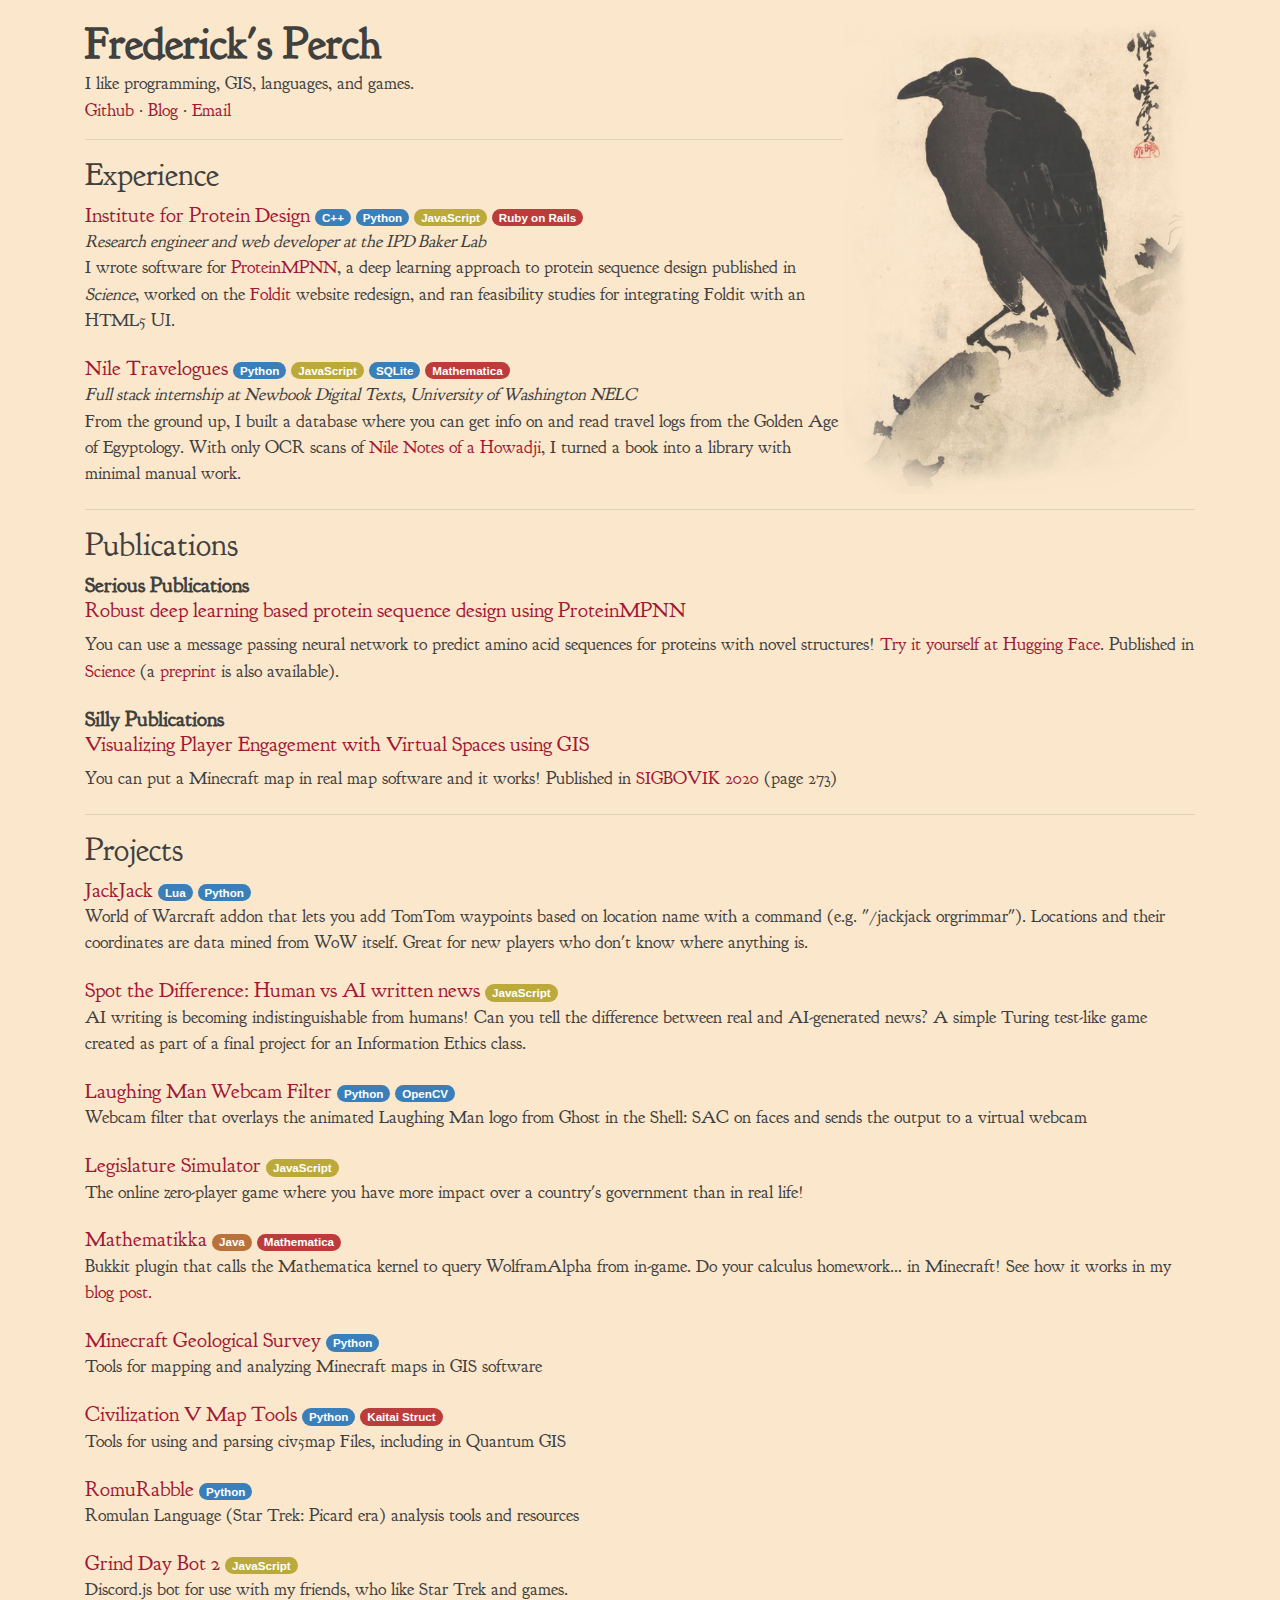
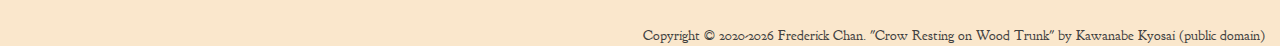
<file: index.html>
<!DOCTYPE html>
<html lang="en">
  <head>
    <meta charset="utf-8">
    <!-- Boilerplate for Bootstrap 4 -->
    <meta name="viewport" content="width=device-width, initial-scale=1">
    <link rel="stylesheet"
      href="https://maxcdn.bootstrapcdn.com/bootstrap/4.0.0/css/bootstrap.min.css"
      integrity="sha384-Gn5384xqQ1aoWXA+058RXPxPg6fy4IWvTNh0E263XmFcJlSAwiGgFAW/dAiS6JXm"
      crossorigin="anonymous">
    <!-- Use Google Fonts' Goudy Bookletter 1911 (consider making offline in future) -->
    <link href="https://fonts.googleapis.com/css2?family=Goudy+Bookletter+1911&display=swap"
      rel="stylesheet">
    <!-- End cross-site imports in head -->
    <script src="copyright-year.js"></script>
    <script src="taglines.js"></script>
    <link rel="stylesheet" href="styles.css">
    <title>Frederick's Perch - Home</title>
    <meta content="Frederick's Perch" property="og:title" />
    <meta content="Frederick's portfolio of projects and publications" property="og:description" />
    <meta content="https://fechan.github.io/" property="og:url" />
    <meta content="https://fechan.github.io/crow_solid.webp" property="og:image" />
  </head>
  <body>
    <div id="container-big" class="container align-self-end">
      <img class="crow-pic float-right" src="crow_transp.webp" alt="Painting of crow on branch">
      <header>
        <h1>Frederick's Perch</h1>
        <p id="tagline">
          I like programming, GIS, languages, and games.
        </p>
        <nav>
          <a href="https://github.com/fechan">Github</a> ·
          <a href="https://frederick.seattle.wa.us/blog/">Blog</a> ·
          <a href="mailto:work.fechan@gmail.com">Email</a>
        </nav>
      </header>
      <hr>
      <section>
        <h2>Experience</h2>
        <section>
          <h3>
            <a href="https://www.ipd.uw.edu/">Institute for Protein Design</a>
            <span class="badge badge-blue badge-pill">C++</span>
            <span class="badge badge-blue badge-pill">Python</span>
            <span class="badge badge-yellow badge-pill">JavaScript</span>
            <span class="badge badge-red badge-pill">Ruby on Rails</span>
          </h3>
          <i>Research engineer and web developer at the IPD Baker Lab</i>
          <p>
            I wrote software for <a href="https://doi.org/10.1126/science.add2187">ProteinMPNN</a>,
            a deep learning approach to protein sequence design published in <i>Science</i>,
            worked on the <a href="https://fold.it">Foldit</a> website redesign, and ran feasibility studies for integrating Foldit with
            an HTML5 UI.
          </p>
        </section>

        <section>
          <h3>
            <a href="https://travelogues.travelersinegypt.com/">Nile Travelogues</a>
            <span class="badge badge-blue badge-pill">Python</span>
            <span class="badge badge-yellow badge-pill">JavaScript</span>
            <span class="badge badge-blue badge-pill">SQLite</span>
            <span class="badge badge-red badge-pill">Mathematica</span>
          </h3>
          <i>Full stack internship at Newbook Digital Texts, University of Washington NELC</i>
          <p>
            From the ground up, I built a database where you can get info on and read travel logs from
            the Golden Age of Egyptology. With only OCR scans of
            <a href="https://archive.org/details/nilenotesofhowad00kalf">Nile Notes of a Howadji</a>,
            I turned a book into a library with minimal manual work.
          </p>
        </section>
      </section>
      <hr>
      <section>
        <h2>Publications</h2>
        <h3 class="font-weight-bold">Serious Publications</h3>
        <section>
          <h4 class="h3">
            <a href="https://doi.org/10.1126/science.add2187">
              Robust deep learning based protein sequence design using ProteinMPNN
            </a>
          </h4>
          <p>
            You can use a message passing neural network to predict amino acid sequences
            for proteins with novel structures!
            <a href="https://huggingface.co/spaces/simonduerr/ProteinMPNN">Try it yourself at Hugging Face</a>.
            Published in <a href="https://doi.org/10.1126/science.add2187">Science</a> (a <a href="https://doi.org/10.1101/2022.06.03.494563">preprint</a> is also available).
          </p>
        </section>
      </section>
      <section>
        <h3 class="font-weight-bold">Silly Publications</h3>
        <section>
          <h4 class="h3">
            <a href="downloads/minecraft.pdf">
              Visualizing Player Engagement with Virtual Spaces using GIS
            </a>
          </h4>
          <p>
            You can put a Minecraft map in real map software and it works!
            Published in <a href="http://sigbovik.org/2020/proceedings.pdf">SIGBOVIK 2020</a>
            (page 273)
          </p>
        </section>
      </section>
      <hr>
      <section>
        <h2>Projects</h2>
        <section>
          <h3>
            <a href="https://github.com/fechan/JackJack">JackJack</a>
            <span class="badge badge-blue badge-pill">Lua</span>
            <span class="badge badge-blue badge-pill">Python</span>
          </h3>
          <p>
            World of Warcraft addon that lets you add TomTom waypoints based on location name with a command (e.g. "/jackjack orgrimmar").
            Locations and their coordinates are data mined from WoW itself. Great for new players who don't know where anything is.
          </p>
        </section>
        <section>
          <h3>
            <a href="https://fechan.github.io/turing-game/">Spot the Difference: Human vs AI written news</a>
            <span class="badge badge-yellow badge-pill">JavaScript</span>
          </h3>
          <p>
            AI writing is becoming indistinguishable from humans! Can you tell the difference between real and AI-generated news?
            A simple Turing test-like game created as part of a final project for an Information Ethics class. 
          </p>
        </section>
        <section>
          <h3>
            <a href="https://github.com/fechan/laughing-man-webcam-filter">
              Laughing Man Webcam Filter
            </a>
            <span class="badge badge-blue badge-pill">Python</span>
            <span class="badge badge-blue badge-pill">OpenCV</span>
          </h3>
          <p>
            Webcam filter that overlays the animated Laughing Man logo from Ghost in the Shell: SAC
            on faces and sends the output to a virtual webcam
          </p>
        </section>
        <section>
          <h3>
            <a href="https://fechan.github.io/legislature-simulator/">Legislature Simulator</a>
            <span class="badge badge-yellow badge-pill">JavaScript</span>
          </h3>
          <p>
            The online zero-player game where you have more impact over a country's government
            than in real life!
          </p>
        </section>
        <section>
          <h3>
            <a href="https://github.com/fechan/Mathematikka">Mathematikka</a>
            <span class="badge badge-brown badge-pill">Java</span>
            <span class="badge badge-red badge-pill">Mathematica</span>
          </h3>
          <p>
            Bukkit plugin that calls the Mathematica kernel to query WolframAlpha from in-game.
            Do your calculus homework… in Minecraft! See how it works in my
            <a href="https://fechan.github.io/blog/Mathematikka-WolframAlpha-in-Minecraft/">
              blog post.
            </a>
          </p>
        </section>
        <section>
          <h3>
            <a href="https://github.com/fechan/MCGS">Minecraft Geological Survey</a>
            <span class="badge badge-blue badge-pill">Python</span>
          </h3>
          <p>Tools for mapping and analyzing Minecraft maps in GIS software</p>
        </section>
        <section>
          <h3>
            <a href="https://github.com/fechan/civ5map-tools">Civilization V Map Tools</a>
            <span class="badge badge-blue badge-pill">Python</span>
            <span class="badge badge-red badge-pill">Kaitai Struct</span>
          </h3>
          <p>Tools for using and parsing civ5map Files, including in Quantum GIS</p>
        </section>
        <section>
          <h3>
            <a href="https://fechan.github.io/RomuRabble/">RomuRabble</a>
            <span class="badge badge-blue badge-pill">Python</span>
          </h3>
          <p>Romulan Language (Star Trek: Picard era) analysis tools and resources</p>
        </section>
        <section>
          <h3>
            <a href="https://github.com/fechan/grind-day-bot-2">Grind Day Bot 2</a>
            <span class="badge badge-yellow badge-pill">JavaScript</span>
          </h3>
          <p>Discord.js bot for use with my friends, who like Star Trek and games.</p>
        </section>
      </section>
    </div>
      <footer class="container-fluid text-right">
        <p>
          Copyright &copy; <span id="copy-year">2020</span> Frederick Chan.
          "Crow Resting on Wood Trunk" by Kawanabe Kyosai (public domain)
        </p>
      </footer>
    </div>
  </body>
</html>
</file>
<file: styles.css>
body {
  background-color: #fae7cc;
  color: #40403e;
  font-family: "Goudy Bookletter 1911", serif;
  font-size: 1.1em;
}

h1, h3, p {
  margin-bottom: 0;
}

h1 {
  font-size: 2.5em;
  font-weight: bold;
}

h3, .h3 {
  font-size: 1.2em;
}

section { 
  margin-bottom: 2.5vh;
}

a {
  color: #a11835;
}

a:hover {
  color: #e6234d;
}

footer p {
  font-size: 0.8em;
}

.navbar a, .badge {
  color: white;
}

.navbar {
  margin-bottom: 5vh;
}

.crow-pic {
  max-width: 20em;
  background-color: #fae7cc;
}

.badge {
  font-size: 0.55em;
  font-family: sans-serif;
}

.badge-blue {
  background-color: #3a7fba;
}

.badge-red {
  background-color: #bb3c3a;
}

.badge-yellow {
  background-color: #bbaa3a;
}

.badge-brown {
  background-color: #bb723a;
}

#container-big {
  margin-top: 1em;
}
</file>
